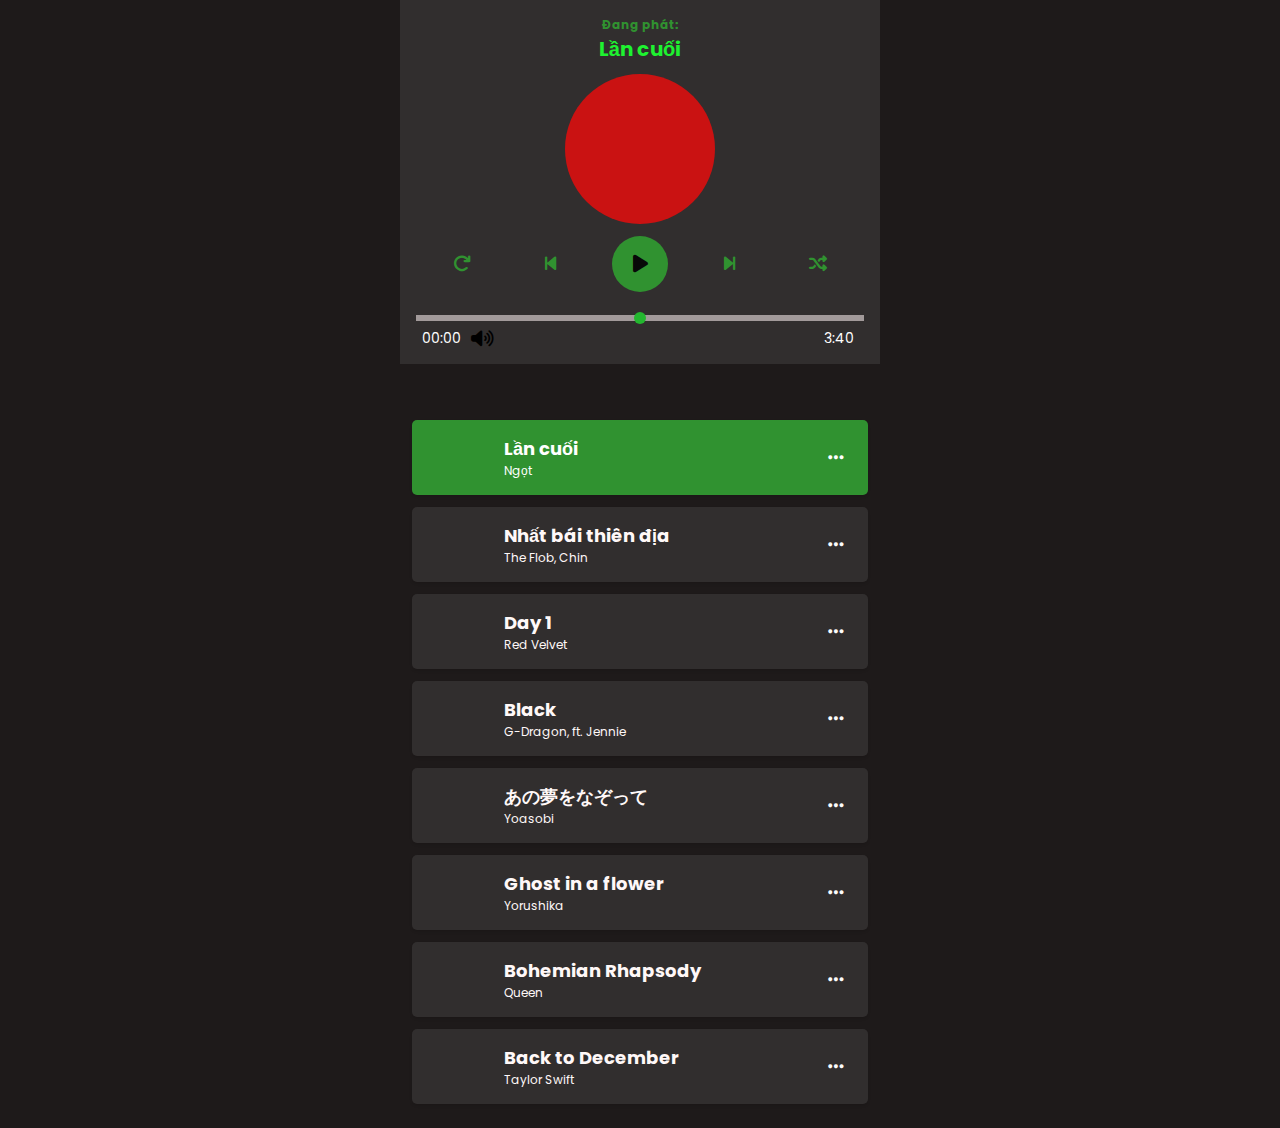
<file: index.html>
<!DOCTYPE html>
<html lang="en">
    <head>
        <meta name="viewport" content="width=device-width, initial-scale=1.0">
        <title>Music player</title>
        <!-- <link rel="stylesheet" href="https://cdnjs.cloudflare.com/ajax/libs/font-awesome/5.15.2/css/all.min.css" integrity="sha512-HK5fgLBL+xu6dm/Ii3z4xhlSUyZgTT9tuc/hSrtw6uzJOvgRr2a9jyxxT1ely+B+xFAmJKVSTbpM/CuL7qxO8w==" crossorigin="anonymous" /> -->
        <link rel="stylesheet" href="https://cdnjs.cloudflare.com/ajax/libs/font-awesome/6.4.2/css/all.min.css">
        <link rel="preconnect" href="https://fonts.gstatic.com">
        <link href="https://fonts.googleapis.com/css2?family=Poppins:wght@300;400;600&display=swap" rel="stylesheet">
        <link rel="stylesheet" href="music.css">
        <link rel="stylesheet" href="https://cdnjs.cloudflare.com/ajax/libs/font-awesome/6.4.2/css/all.min.css">
    </head>
    
<body>
    

    <div class="player">
        <!-- Dashboard -->
        <div class="dashboard">
            <!-- Header -->
            <header>
                <h4>Đang phát:</h4>
                <h2>Lần cuối</h2>
            </header>
        
            <!-- CD -->
            <div class="cd">
                <div class="cd-thumb" style="background-image: url('https://i1.sndcdn.com/artworks-000605743393-0030j2-t500x500.jpg')">
                </div>
            </div>
        
            <!-- Control -->
            <div class="control">
                <div class="btn btn-repeat">
                    <!-- <i class="fas fa-redo"></i> -->
                    <span id="repeatIcon"><i class="fas fa-redo"></i></span>
                </div>
                <div class="btn btn-prev">
                    <i class="fas fa-step-backward"></i>
                </div>
                <div class="btn btn-toggle-play">
                    <i class="fas fa-pause icon-pause"></i>
                    <i class="fas fa-play icon-play"></i>
                </div>
                <div class="btn btn-next">
                    <i class="fas fa-step-forward"></i>
                </div>
                <div class="btn btn-random">
                    <i class="fas fa-random"></i>
                </div>
            </div>
                <input id="progress" class="progress" type="range" value="0" step="1" min="0" max="100">
                <div class="progress-container">
                    <div class="time-volume">
                        <span id="current-time">00:00</span>
                        <div class="volume-wrapper">
                            <i class="fas fa-volume-up volume-icon"></i>
                            <input type="range" id="volume" class="volume-slider" value="100" min="0" max="100">
                        </div>
                    </div>
                    <span id="duration">00:00</span>
                </div>       
                <audio id="audio" src=""></audio>
            </div>
            
            

            <!-- Playlist -->
            <div class="playlist">
                <script src = "music.js"></script>
            </div>
            
        </div>
    </div>
</body>
    <!-- <script src = "music.js"></script> -->
</html>
</file>
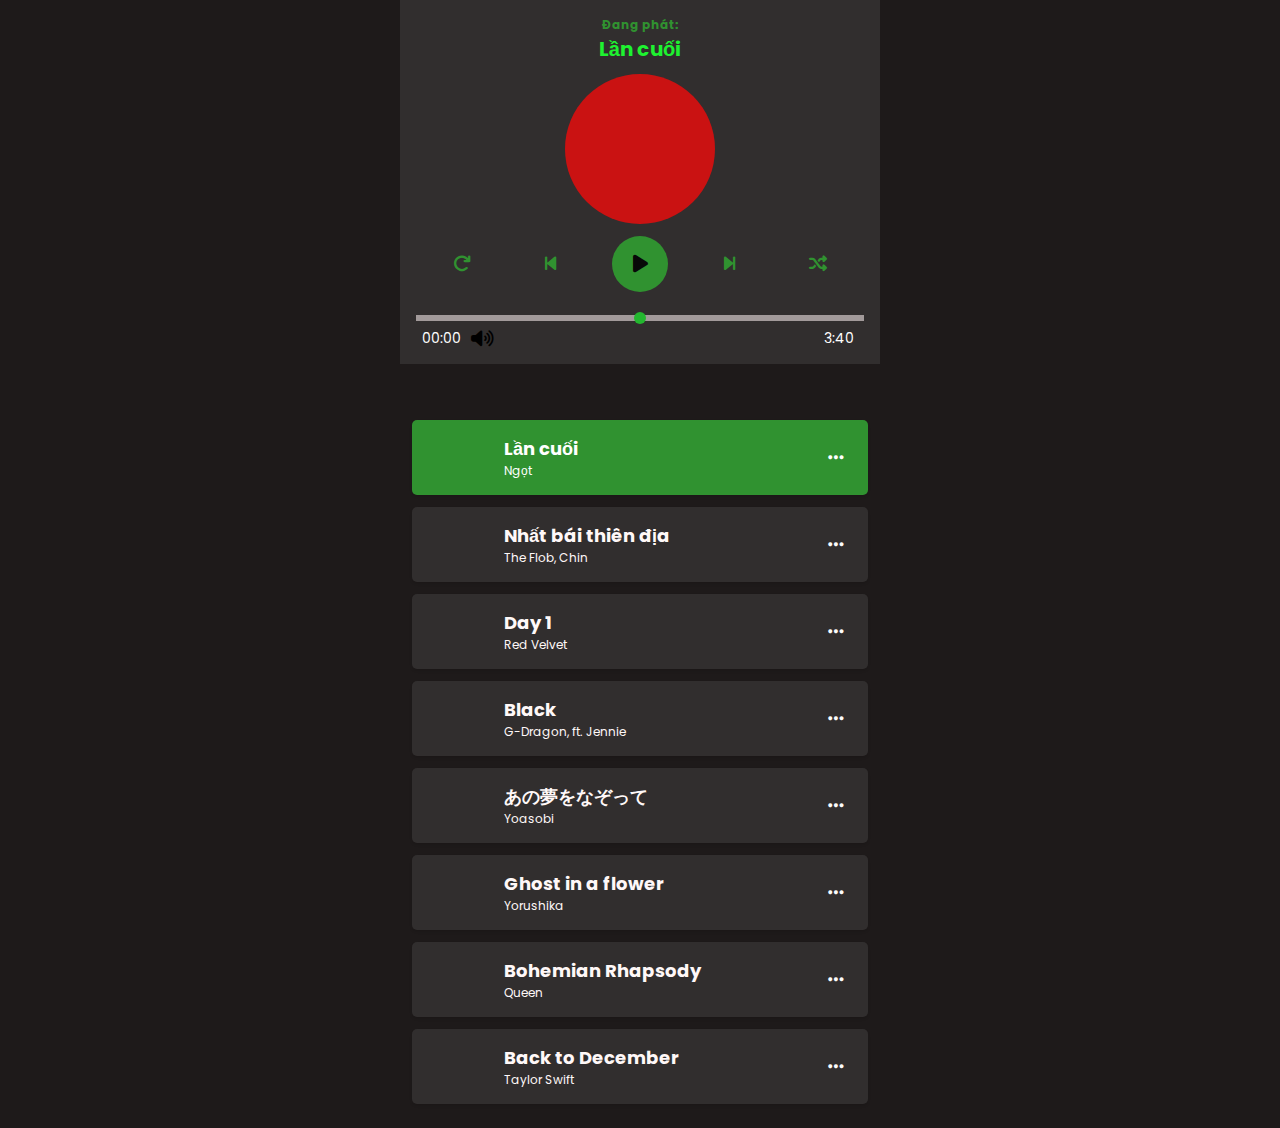
<file: music.html>
<!DOCTYPE html>
<html lang="en">
    <head>
        <meta name="viewport" content="width=device-width, initial-scale=1.0">
        <title>Music player</title>
        <!-- <link rel="stylesheet" href="https://cdnjs.cloudflare.com/ajax/libs/font-awesome/5.15.2/css/all.min.css" integrity="sha512-HK5fgLBL+xu6dm/Ii3z4xhlSUyZgTT9tuc/hSrtw6uzJOvgRr2a9jyxxT1ely+B+xFAmJKVSTbpM/CuL7qxO8w==" crossorigin="anonymous" /> -->
        <link rel="stylesheet" href="https://cdnjs.cloudflare.com/ajax/libs/font-awesome/6.4.2/css/all.min.css">
        <link rel="preconnect" href="https://fonts.gstatic.com">
        <link href="https://fonts.googleapis.com/css2?family=Poppins:wght@300;400;600&display=swap" rel="stylesheet">
        <link rel="stylesheet" href="music.css">
        <link rel="stylesheet" href="https://cdnjs.cloudflare.com/ajax/libs/font-awesome/6.4.2/css/all.min.css">
    </head>
    
<body>
    

    <div class="player">
        <!-- Dashboard -->
        <div class="dashboard">
            <!-- Header -->
            <header>
                <h4>Đang phát:</h4>
                <h2>Lần cuối</h2>
            </header>
        
            <!-- CD -->
            <div class="cd">
                <div class="cd-thumb" style="background-image: url('https://i1.sndcdn.com/artworks-000605743393-0030j2-t500x500.jpg')">
                </div>
            </div>
        
            <!-- Control -->
            <div class="control">
                <div class="btn btn-repeat">
                    <!-- <i class="fas fa-redo"></i> -->
                    <span id="repeatIcon"><i class="fas fa-redo"></i></span>
                </div>
                <div class="btn btn-prev">
                    <i class="fas fa-step-backward"></i>
                </div>
                <div class="btn btn-toggle-play">
                    <i class="fas fa-pause icon-pause"></i>
                    <i class="fas fa-play icon-play"></i>
                </div>
                <div class="btn btn-next">
                    <i class="fas fa-step-forward"></i>
                </div>
                <div class="btn btn-random">
                    <i class="fas fa-random"></i>
                </div>
            </div>
                <input id="progress" class="progress" type="range" value="0" step="1" min="0" max="100">
                <div class="progress-container">
                    <div class="time-volume">
                        <span id="current-time">00:00</span>
                        <div class="volume-wrapper">
                            <i class="fas fa-volume-up volume-icon"></i>
                            <input type="range" id="volume" class="volume-slider" value="100" min="0" max="100">
                        </div>
                    </div>
                    <span id="duration">00:00</span>
                </div>       
                <audio id="audio" src=""></audio>
            </div>
            
            

            <!-- Playlist -->
            <div class="playlist">
                <script src = "music.js"></script>
            </div>
            
        </div>
    </div>
</body>
    <!-- <script src = "music.js"></script> -->
</html>
</file>
<file: music.css>
:root {
    --primary-color: #309230;
    --text-color: #1ef230;
  }
  
  * {
    padding: 0;
    margin: 0;
    box-sizing: inherit;
  }
  
  body {
    background-color: #1e1a1a;
  }
  
  html {
    box-sizing: border-box;
    font-family: "Poppins", sans-serif;
  }
  
  .player {
    position: relative;
    max-width: 480px;
    margin: 0 auto;
  }
  
  .player .icon-pause {
    display: none;
  }
  
  .player.playing .icon-pause {
    display: none;
  }
  
  .player.playing .icon-play {
    display: none;
  }
  
  .dashboard {
    padding: 16px 16px 14px;
    background-color: #312e2e;
    position: fixed;
    top: 0;
    width: 100%;
    max-width: 480px;
    border-bottom: 1px solid #312e2e;
  }
  
  /* HEADER */
  header {
    text-align: center;
    margin-bottom: 10px;
  }
  
  header h4 {
    color: var(--primary-color);
    font-size: 12px;
  }
  
  header h2 {
    color: var(--text-color);
    font-size: 20px;
  }
  
  /* CD */
  .cd {
    display: flex;
    margin: auto;
    width: 150px;
  }
  
  .cd-thumb {
    width: 100%;
    padding-top: 100%;
    border-radius: 50%;
    background-color: #ca1212;
    background-size: cover;
    margin: auto;
    margin-bottom: 5px;
  }

  .cd {
    margin-bottom: -15px; /* Tăng khoảng cách với playlist */
}
  
  /* CONTROL */
  .control {
    display: flex;
    align-items: center;
    justify-content: space-around;
    padding: 18px 0 8px 0;
  }
  
  .btn-repeat.active i {
    color: #1ef230 !important; /* Màu sáng hơn */
  }
  .control .btn {
    color: #309230;
    padding: 18px;
    font-size: 18px;
  }
  
  .control .btn-toggle-play {
    width: 56px;
    height: 56px;
    border-radius: 50%;
    font-size: 24px;
    color: #080808;
    display: flex;
    align-items: center;
    justify-content: center;
    background-color: var(--primary-color);
  }
  
  .progress {
    width: 100%;
    -webkit-appearance: none;
    height: 6px;
    background: #d3c9c9;
    outline: none;
    opacity: 0.7;
    -webkit-transition: 0.2s;
    transition: opacity 0.2s;
  }
  
  .progress::-webkit-slider-thumb {
    -webkit-appearance: none;
    appearance: none;
    width: 12px;
    height: 6px;
    background-color: var(--primary-color);
    cursor: pointer;
  }
  
  /* PLAYLIST */
  .playlist {
    margin-top: 408px;
    padding: 12px;
  }
  
  .song {
    display: flex;
    align-items: center;
    margin-bottom: 12px;
    background-color: #312e2e;
    padding: 8px 16px;
    border-radius: 5px;
    box-shadow: 0 2px 3px rgba(0, 0, 0, 0.1);
  }
  
  .song.active {
    background-color: var(--primary-color);
  }
  
  .song:active {
    opacity: 0.8;
  }
  
  .song.active .option,
  .song.active .author,
  .song.active .title {
    color: #ffffff;
  }
  
  .song .thumb {
    width: 44px;
    height: 44px;
    border-radius: 50%;
    background-size: cover;
    margin: 0 8px;
  }
  
  .song .body {
    flex: 1;
    padding: 0 16px;
  }
  
  .song .title {
    font-size: 18px;
    color: #fff8f8;
  }
  
  .song .author {
    font-size: 12px;
    color: #fff8f8;
  }
  
  .song .option {
    padding: 16px 8px;
    color: #fbfbfb;
    font-size: 18px;
  }

  /* Button */
  .btn-toggle-play i {
    font-size: 20px;
  }
  
  .btn-toggle-play.playing i::before {
    content: "\f04c"; /* FontAwesome Pause Icon */
  }
  
  .btn-toggle-play i::before {
    content: "\f04b"; /* FontAwesome Play Icon */
  }

.btn-toggle-play:hover,
.btn-prev:hover,
.btn-next:hover,
.btn-random:hover,
.btn-repeat:hover,
.option {
    cursor: pointer;
  }
.option:hover {
  transform: scale(1.1);
  opacity: 0.8;
  transition: all 0.2s ease;
}

.btn-toggle-play i:active, 
.btn-prev i:active, 
.btn-next i:active, 
.btn-random i:active {
    color: #dcf05a; /* Đổi màu icon thành vàng */
    transform: scale(1.2); /* Phóng to icon khi nhấn */
}

/* Thời gian của bài hát */
.progress-container {
    display: flex;
    align-items: center;
    justify-content: space-between;
    width: 100%;
}

#current-time, #duration {
    font-size: 14px;
    color: #fff;
    width: 50px;
    text-align: center;
}
/* Âm lượng */
.progress-container {
    display: flex;
    align-items: center;
    justify-content: space-between;
    gap: 10px;
    width: 100%;
}

.time-volume {
    display: flex;
    align-items: center;
    gap: 5px; /* Giảm khoảng cách giữa thời gian và biểu tượng âm lượng */
}

/* Hiệu ứng hover cho icon âm lượng */
.volume-icon {
    font-size: 18px; /* Điều chỉnh kích thước icon */
    cursor: pointer;
    transition: color 0.3s ease;
}

/* Đổi màu khi hover vào icon loa */
.volume-icon:hover {
    color: #1ef230;
}

/* Căn chỉnh biểu tượng loa và thanh âm lượng */
.volume-wrapper {
    position: relative;
    display: flex;
    align-items: center;
}

/* Ẩn thanh chỉnh âm lượng mặc định */
.volume-slider {
    position: absolute;
    left: 30px;
    width: 80px;
    opacity: 0;
    visibility: hidden;
    transition: opacity 0.3s ease, visibility 0.3s ease;
}

/* Hiện thanh chỉnh âm lượng khi trỏ chuột vào icon loa */
.volume-wrapper:hover .volume-slider {
    opacity: 1;
    visibility: visible;
}

/* Chỉnh màu cho thanh phát nhạc */

/* input[type="range"] {
    width: 100%;
    position: relative; /* Không để absolute */
    transform: none; /* Đảm bảo không bị dịch chuyển */
} */

.progress {
    -webkit-appearance: none;
    width: 100%;
    height: 6px;
    background: linear-gradient(to right, #1ef230 0%, #d3c9c9 0%); /* Chia màu */
    border-radius: 3px;
    outline: none;
    transition: background 0.1s;
}

/* Tùy chỉnh nút kéo */
.progress::-webkit-slider-thumb {
    -webkit-appearance: none;
    appearance: none;
    width: 12px;
    height: 12px;
    background-color: #1ef230;
    border-radius: 50%;
    cursor: pointer;
}
</file>
